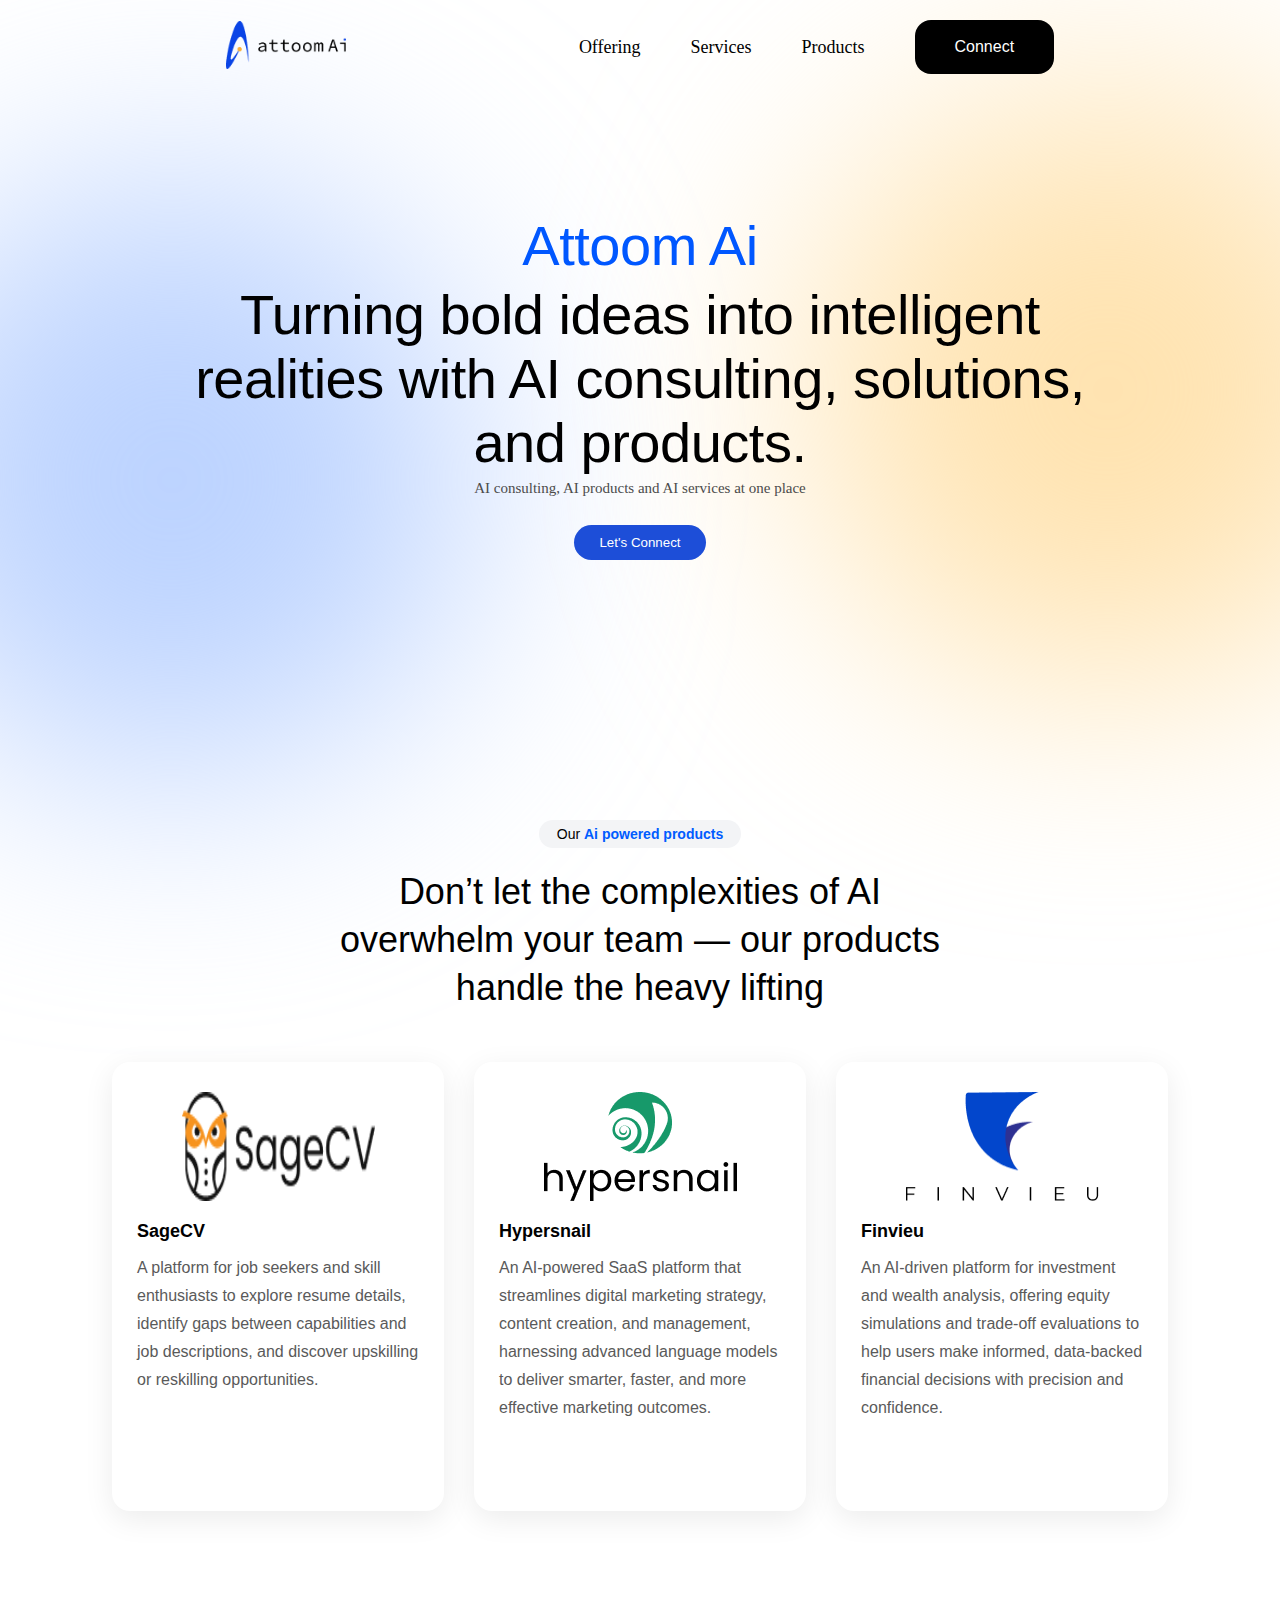
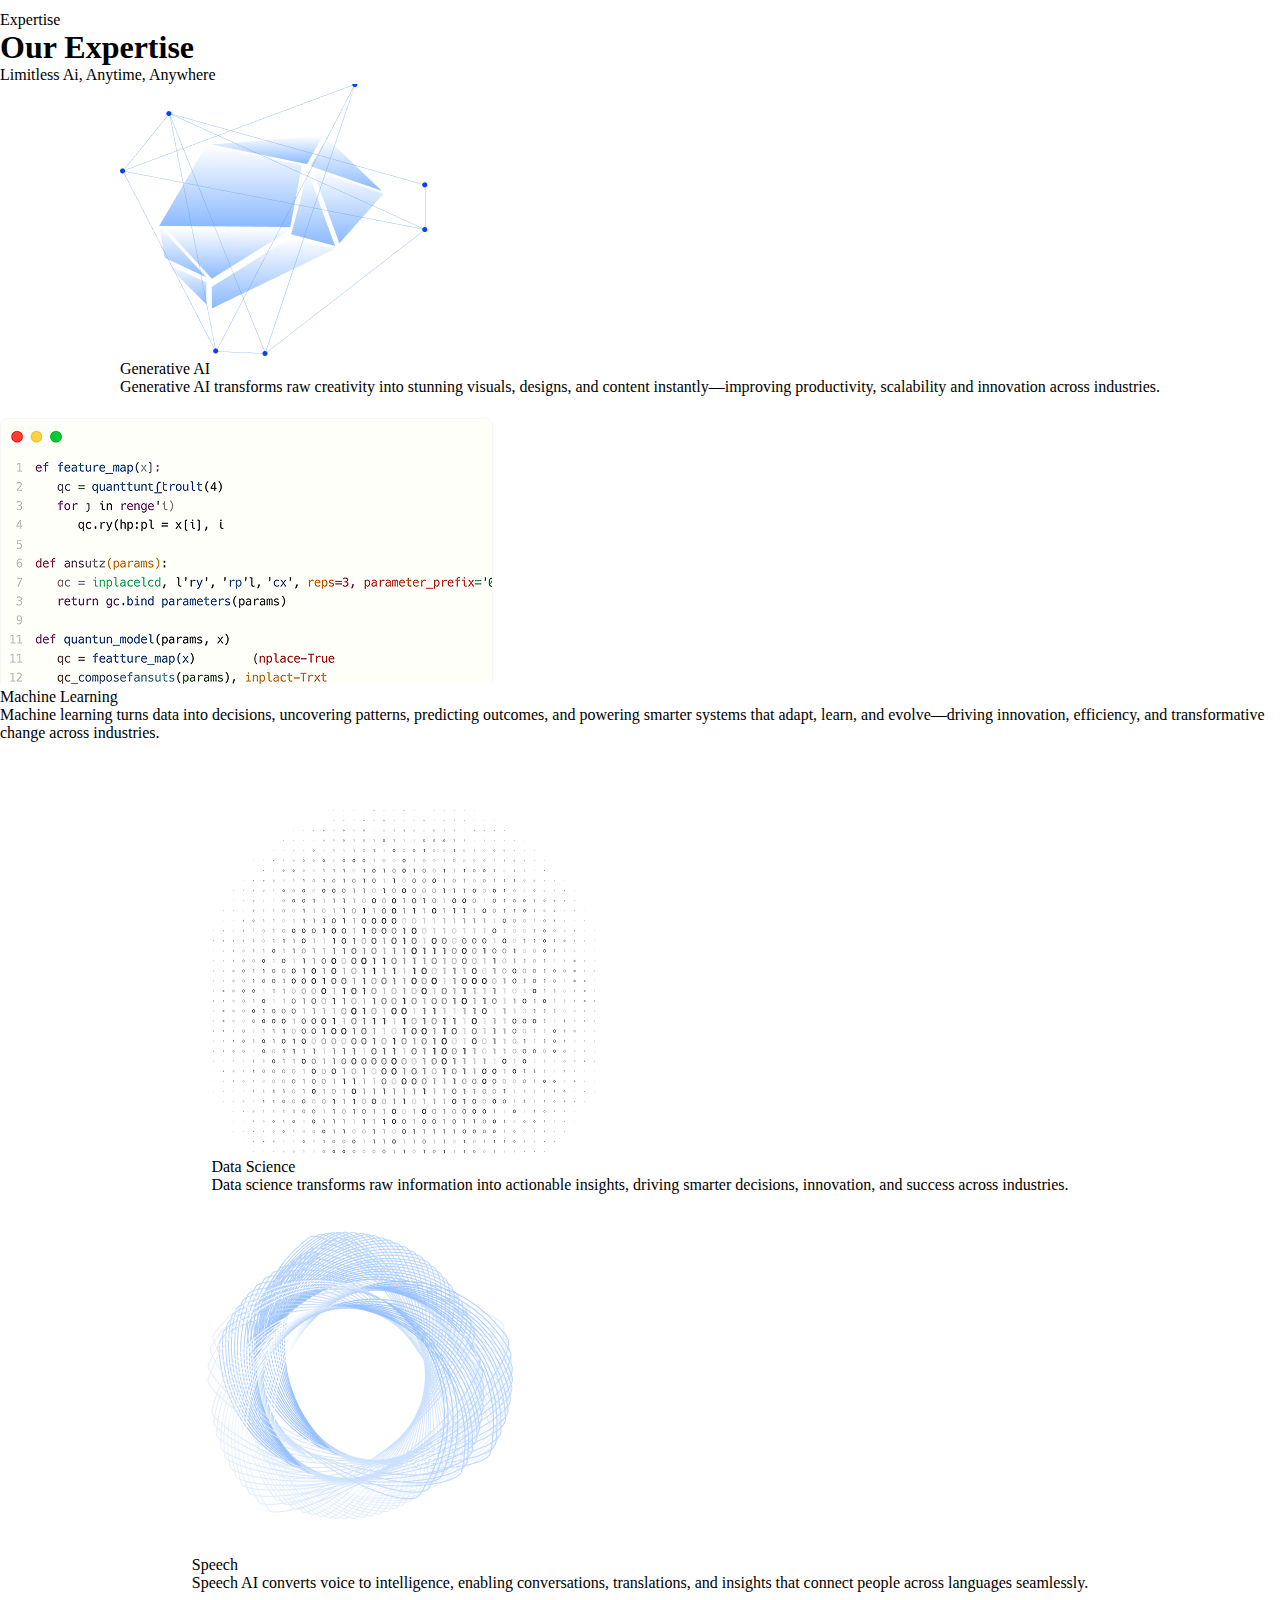
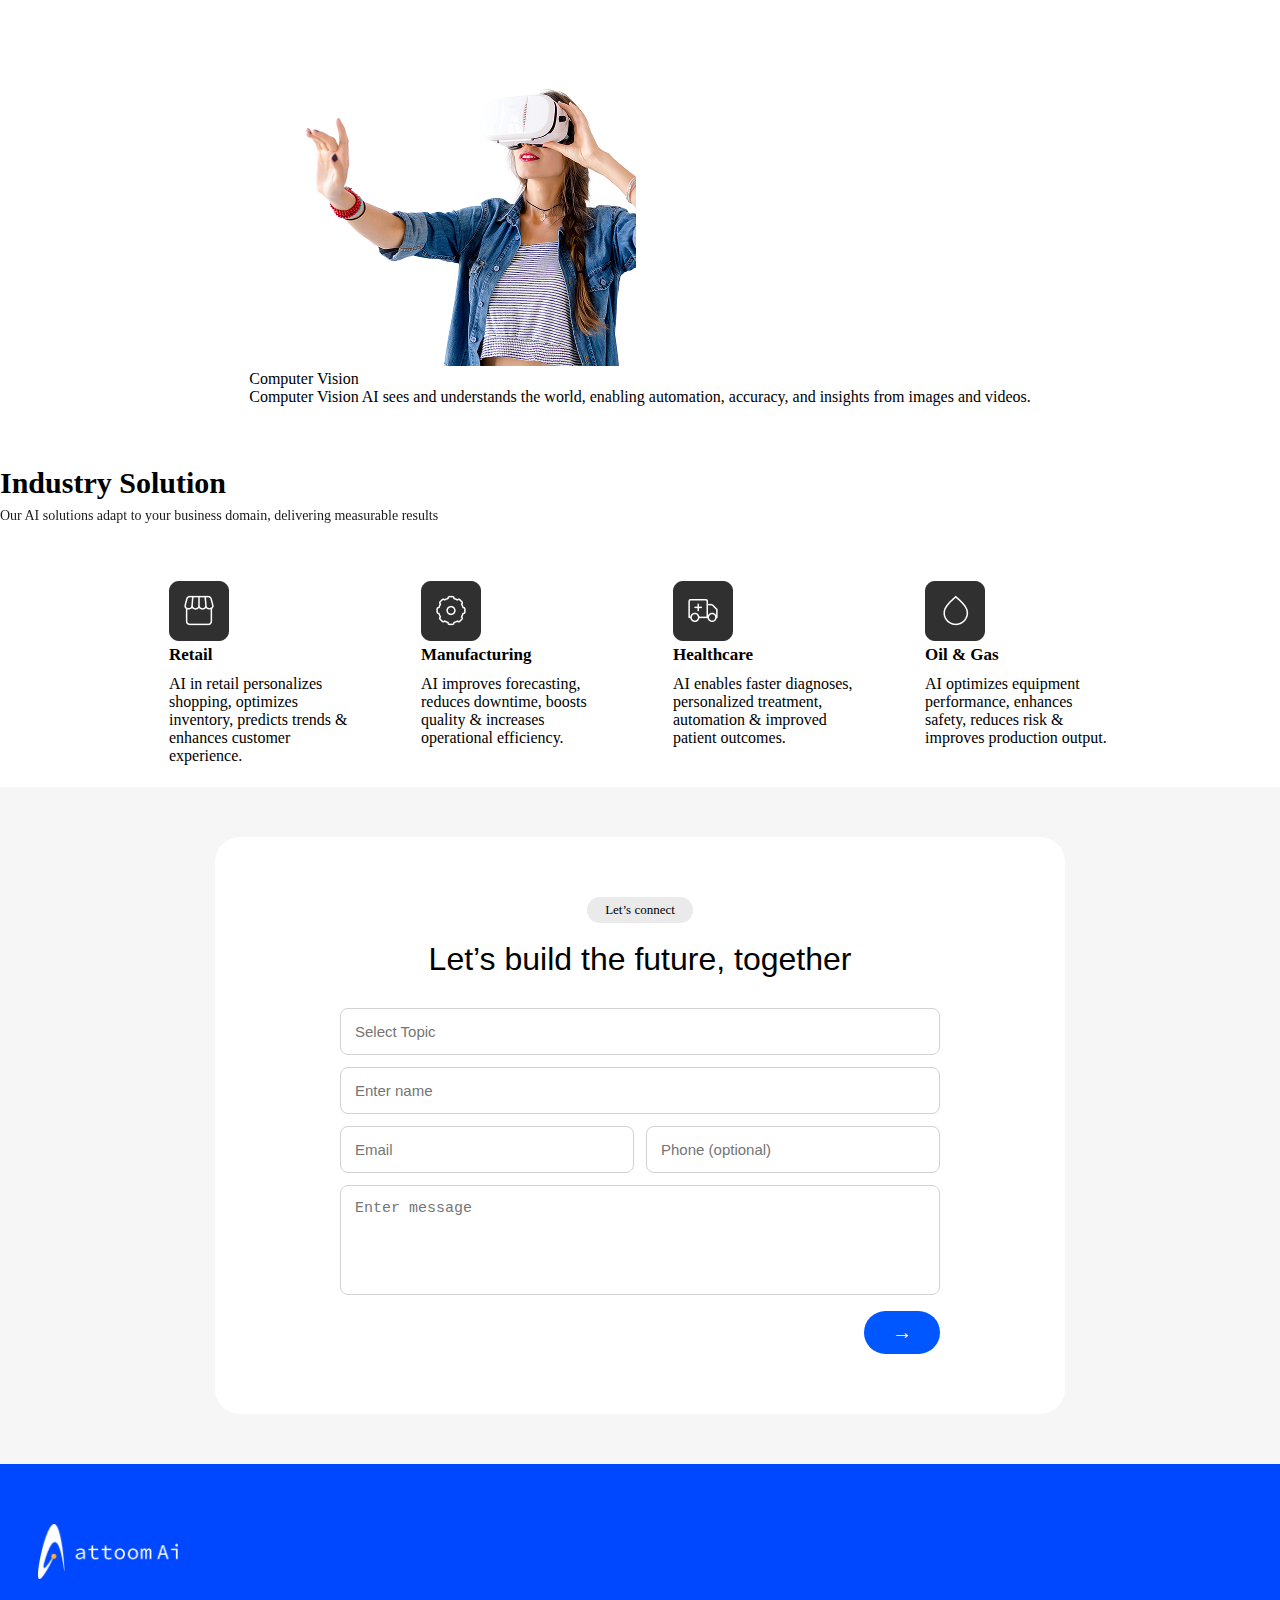
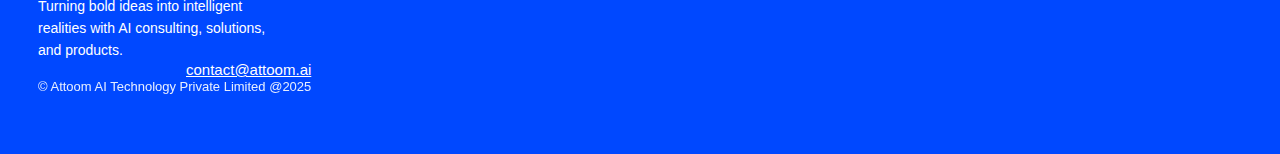
<file: index.html>
<!DOCTYPE html>
<html lang="en">
  <head>
    <meta charset="UTF-8" />
    <meta name="viewport" content="width=device-width, initial-scale=1.0" />
    <title>Attoom Ai</title>
    <!-- <link href="https://cdn.jsdelivr.net/npm/bootstrap@5.3.2/dist/css/bootstrap.min.css" rel="stylesheet"> -->
    <link rel="stylesheet" href="style.css" />
  </head>
  <body>
    <!-- ============ NAVBAR ============ -->
    <div class="navbar-container">
      <div>
        <img src="assets/Logo.png" class="logo" />
      </div>
      <div class="nav-links">
        <div>Offering</div>
        <div>Services</div>
        <div>Products</div>
        <button class="connect-btn">Connect</button>
      </div>
    </div>

    <div class="ellipse left"></div>
    <div class="ellipse right"></div>

    <section class="hero">
      <h2 class="brand-title">Attoom Ai</h2>

      <h2 class="main-heading">
        Turning bold ideas into intelligent<br />
        realities with AI consulting, solutions,<br />
        and products.
      </h2>

      <p class="sub-text">
        AI consulting, AI products and AI services at one place
      </p>

      <button class="connect-cta">Let's Connect</button>
    </section>

    <section class="products-section">
      <div class="tag">Our <span>Ai powered products</span></div>

      <h2 class="products-heading">
        Don’t let the complexities of AI <br />
        overwhelm your team — our products <br />
        handle the heavy lifting
      </h2>

      <div class="products-container">
        <!-- Card 1 -->
        <div class="product-card">
          <img src="assets/Image1.png" class="product-logo" alt="SageCV" />
          <h3 class="product-title">SageCV</h3>
          <p class="product-text">
            A platform for job seekers and skill enthusiasts to explore resume
            details, identify gaps between capabilities and job descriptions,
            and discover upskilling or reskilling opportunities.
          </p>
        </div>

        <!-- Card 2 -->
        <div class="product-card">
          <img src="assets/Image2.png" class="product-logo" alt="Hypersnail" />
          <h3 class="product-title">Hypersnail</h3>
          <p class="product-text">
            An AI-powered SaaS platform that streamlines digital marketing
            strategy, content creation, and management, harnessing advanced
            language models to deliver smarter, faster, and more effective
            marketing outcomes.
          </p>
        </div>

        <!-- Card 3 -->
        <div class="product-card">
          <img src="assets/Image3.png" class="product-logo" alt="Finvieu" />
          <h3 class="product-title">Finvieu</h3>
          <p class="product-text">
            An AI-driven platform for investment and wealth analysis, offering
            equity simulations and trade-off evaluations to help users make
            informed, data-backed financial decisions with precision and
            confidence.
          </p>
        </div>
      </div>
    </section>

    <div class="expertise-container">
      <div class="expertise-header">
        <div class="expertise-header-content">
          <div class="expertise-pill">Expertise</div>

          <h1 class="expertise-title">Our Expertise</h1>
          <p class="expertise-subtitle">Limitless Ai, Anytime, Anywhere</p>
        </div>
      </div>

      <div class="expertise-row">
        <div class="card card-large-left">
          <div class="card-img-wrapper">
            <img src="assets/excard1.png" class="card-img-1" />
          </div>

          <div class="card-content">
            <div class="card-title">Generative AI</div>
            <p class="card-desc">
              Generative AI transforms raw creativity into stunning visuals,
              designs, and content instantly—improving productivity, scalability
              and innovation across industries.
            </p>
          </div>

          <div class="card-gradient"></div>
        </div>

        <div class="card card-large-right">
          <div class="card-img-wrapper">
            <img src="assets/excard2.png" class="card-img-2" />
          </div>

          <div class="card-content">
            <div class="card-title">Machine Learning</div>
            <p class="card-desc">
              Machine learning turns data into decisions, uncovering patterns,
              predicting outcomes, and powering smarter systems that adapt,
              learn, and evolve—driving innovation, efficiency, and
              transformative change across industries.
            </p>
          </div>

          <div class="card-gradient"></div>
        </div>
      </div>

      <div class="expertise-row second-row">
        <div class="card card-small-left">
          <div class="card-img-wrapper">
            <img src="assets/excard3.png" class="card-img-3" />
          </div>

          <div class="card-content">
            <div class="card-title">Data Science</div>
            <p class="card-desc">
              Data science transforms raw information into actionable insights,
              driving smarter decisions, innovation, and success across
              industries.
            </p>
          </div>

          <div class="card-gradient"></div>
        </div>

        <div class="card card-small-mid">
          <div class="card-img-wrapper">
            <img src="assets/excard4.png" class="card-img-4" />
          </div>

          <div class="card-content">
            <div class="card-title">Speech</div>
            <p class="card-desc">
              Speech AI converts voice to intelligence, enabling conversations,
              translations, and insights that connect people across languages
              seamlessly.
            </p>
          </div>

          <div class="card-gradient mid-gradient"></div>
        </div>

        <div class="card card-small-right">
          <div class="card-img-wrapper">
            <img src="assets/excard5.png" class="card-img-5" />
          </div>

          <div class="card-content">
            <div class="card-title">Computer Vision</div>
            <p class="card-desc">
              Computer Vision AI sees and understands the world, enabling
              automation, accuracy, and insights from images and videos.
            </p>
          </div>

          <div class="card-gradient"></div>
        </div>
      </div>

      <!-- Industry Solution -->
      <h2 class="title2">Industry Solution</h2>
      <p class="subtitle2">
        Our AI solutions adapt to your business domain, delivering measurable
        results
      </p>

      <div class="industry-row">
        <div class="industry-card">
          <img src="assets/card1.png" />
          <h4>Retail</h4>
          <p>
            AI in retail personalizes shopping, optimizes inventory, predicts
            trends & enhances customer experience.
          </p>
        </div>

        <div class="industry-card">
          <img src="assets/card2.png" />
          <h4>Manufacturing</h4>
          <p>
            AI improves forecasting, reduces downtime, boosts quality &
            increases operational efficiency.
          </p>
        </div>

        <div class="industry-card">
          <img src="assets/card3.png" />
          <h4>Healthcare</h4>
          <p>
            AI enables faster diagnoses, personalized treatment, automation &
            improved patient outcomes.
          </p>
        </div>

        <div class="industry-card">
          <img src="assets/card4.png" />
          <h4>Oil & Gas</h4>
          <p>
            AI optimizes equipment performance, enhances safety, reduces risk &
            improves production output.
          </p>
        </div>
      </div>
    </div>

    <div class="connect-wrapper">
      <div class="connect-container">
        <p class="connect-badge">Let’s connect</p>

        <h2 class="connect-title">Let’s build the future, together</h2>

        <form class="connect-form">
          <input type="text" placeholder="Select Topic" class="input-field" />

          <input type="text" placeholder="Enter name" class="input-field" />

          <div class="row">
            <input type="email" placeholder="Email" class="input-field half" />
            <input
              type="text"
              placeholder="Phone (optional)"
              class="input-field half"
            />
          </div>

          <textarea
            placeholder="Enter message"
            class="input-field textarea"
          ></textarea>

          <button class="submit-btn">→</button>
        </form>
      </div>
    </div>
    <footer class="footer-wrapper">
      <div class="footer-content">
        <div class="footer-left">
          <img src="assets/Logo2.png" alt="logo" class="footer-logo" />

          <p class="footer-text">
            Turning bold ideas into intelligent <br />
            realities with AI consulting, solutions, <br />
            and products.
          </p>
        </div>

        <div class="footer-right">
          <a href="mailto:contact@attoom.ai" class="footer-mail"
            >contact@attoom.ai</a
          >

          <p class="footer-copy">
            © Attoom AI Technology Private Limited @2025
          </p>
        </div>
      </div>
    </footer>
  </body>
</html>
</file>
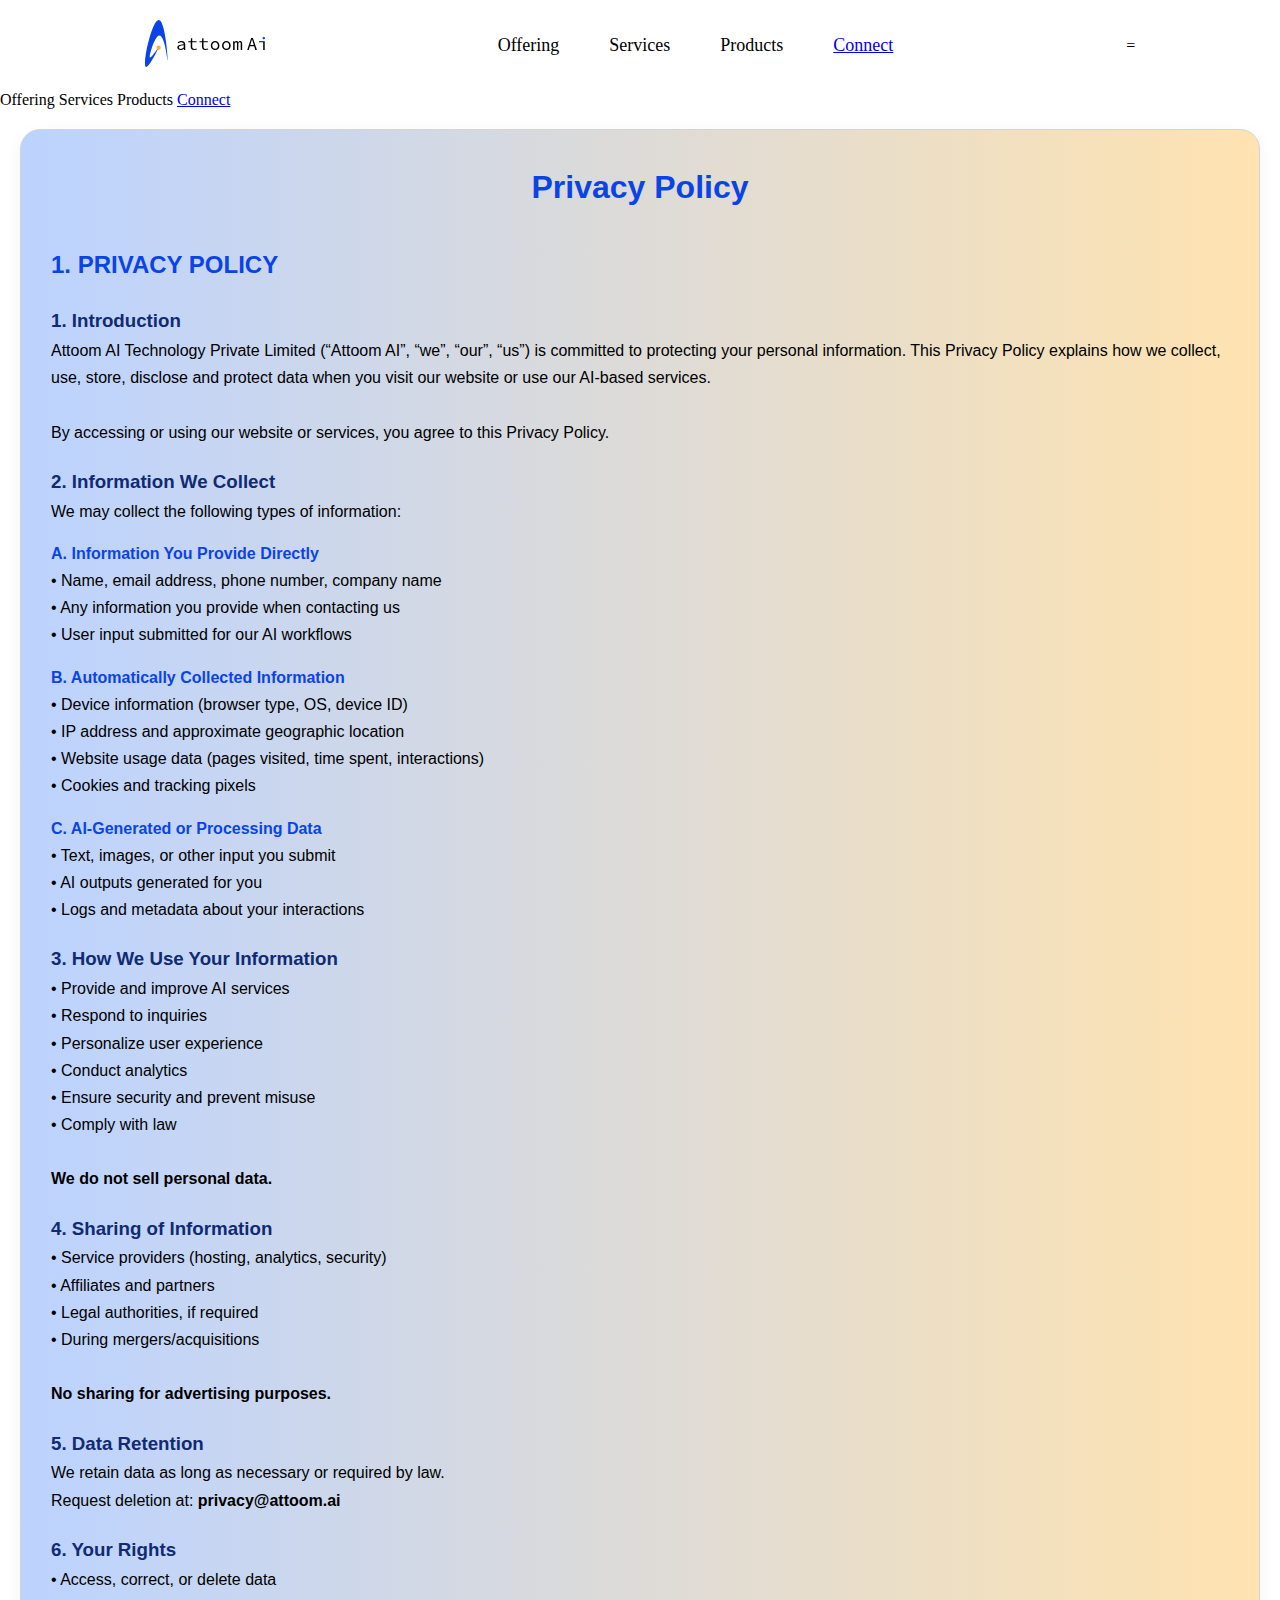
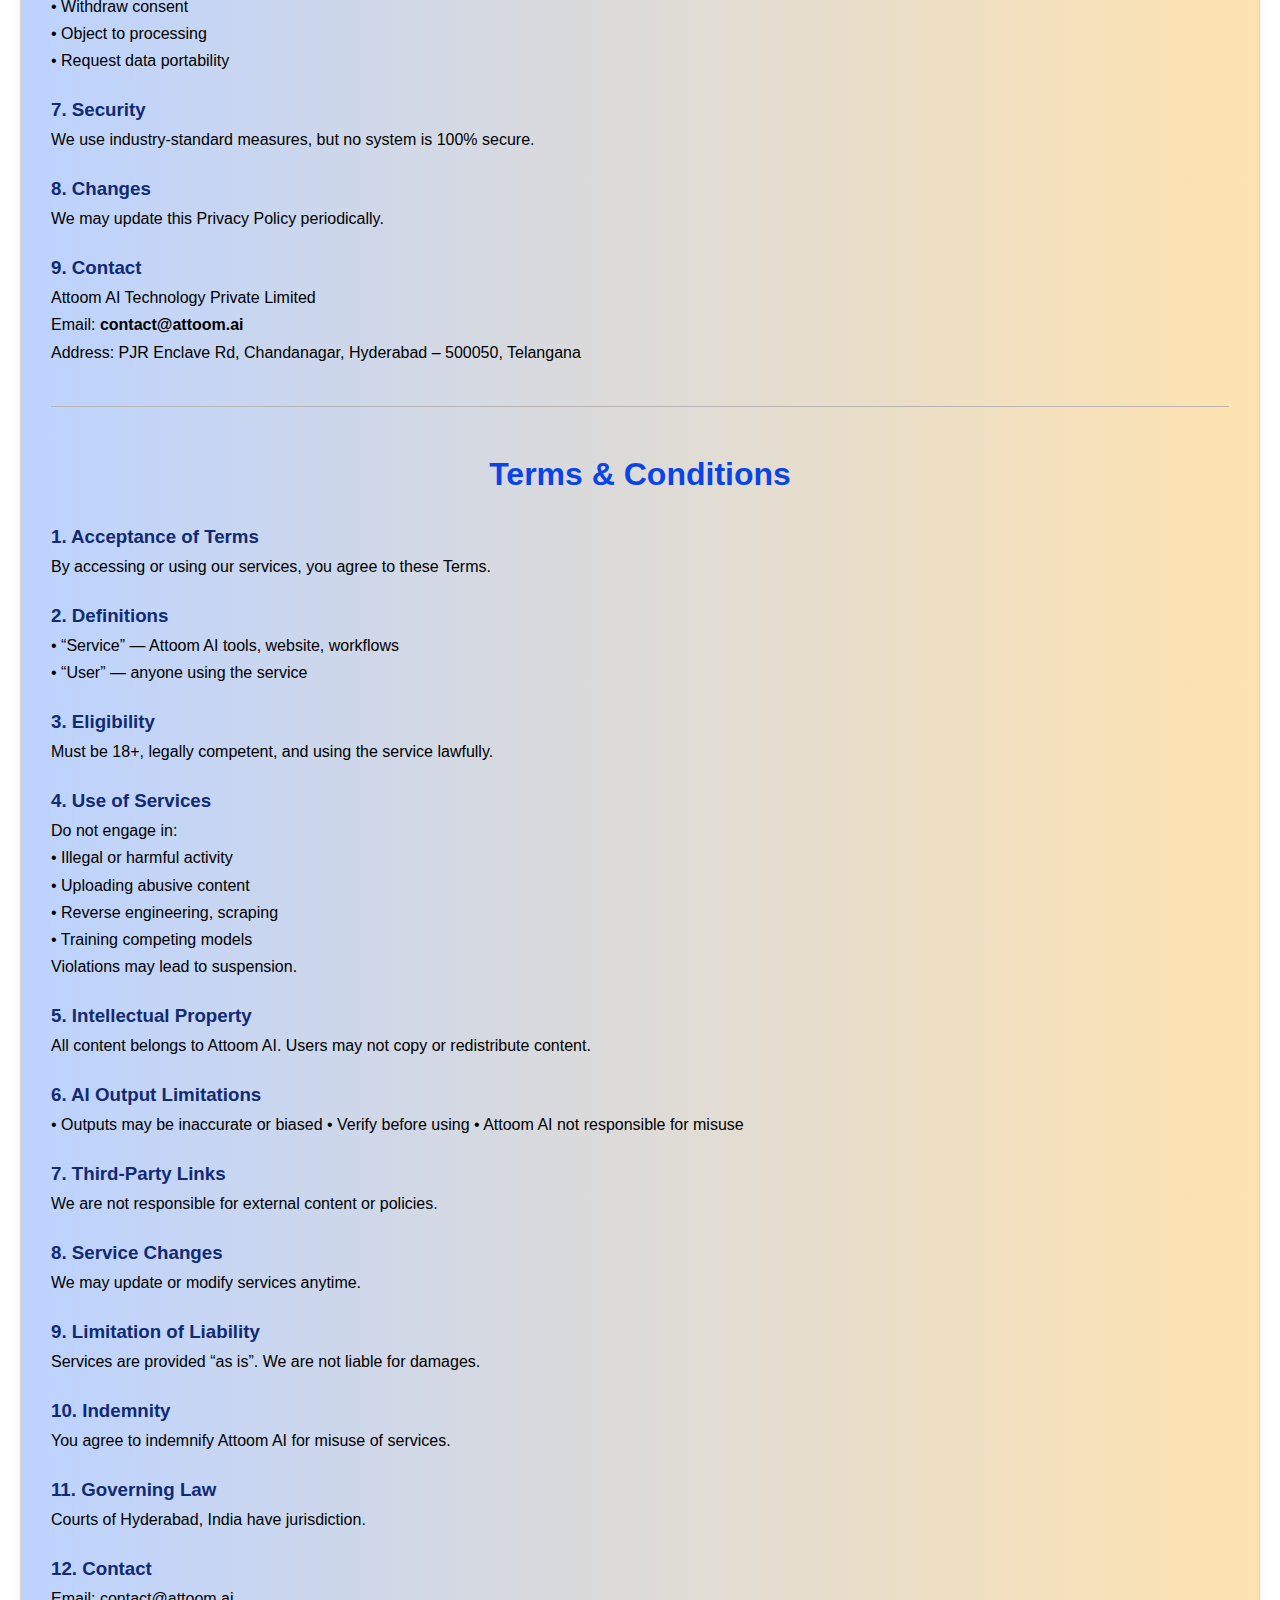
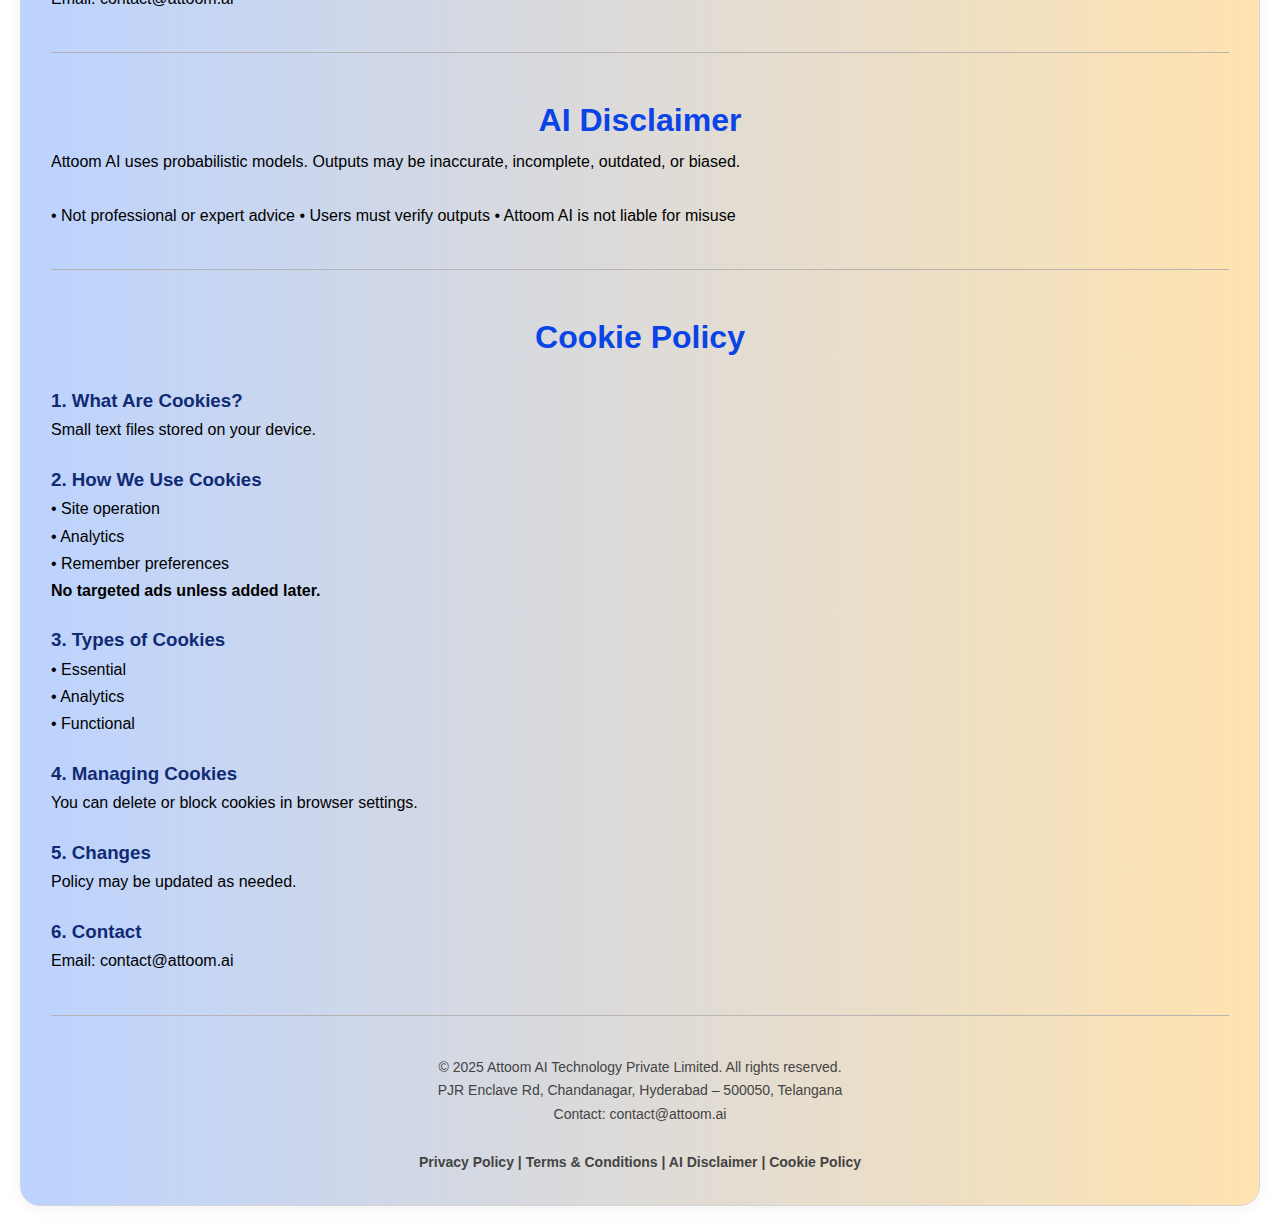
<file: page.html>
<!DOCTYPE html>
<html lang="en">
  <head>
    <meta charset="UTF-8" />
    <meta name="viewport" content="width=device-width, initial-scale=1.0" />
    <title>Privacy Policy</title>
    <link rel="stylesheet" href="style.css" />
  </head>

  <body>
    <!-- ============ NAVBAR ============ -->
    <div class="navbar-container">
      <div>
        <a href="index.html">
          <img src="assets/Logo1.svg" class="logo" />
        </a>
      </div>
      <div class="nav-links">
        <a style="text-decoration: none; color: inherit" href="index.html"
          >Offering</a
        >
        <a style="text-decoration: none; color: inherit" href="index.html"
          >Services</a
        >
        <a style="text-decoration: none; color: inherit" href="index.html"
          >Products</a
        >
        <a href="index.html" class="button">Connect</a>
      </div>
      <div class="hamburger">=</div>
    </div>
    <div class="mobile-nav">
      <div class="mobile-nav-links">
        <a style="text-decoration: none; color: inherit" href="index.html"
          >Offering</a
        >
        <a style="text-decoration: none; color: inherit" href="index.html"
          >Services</a
        >
        <a style="text-decoration: none; color: inherit" href="index.html"
          >Products</a
        >
        <a href="index.html" class="button">Connect</a>
      </div>
    </div>

    <div>
      <div
        style="
          border-radius: 20px;
          border: 1px solid #d4d4d4;
          padding: 30px;
          margin: 20px 20px;
          /* max-width: 900px; */
          background: linear-gradient(90deg, #bcd3ff 0%, #ffe3b0 100%);
          font-family: Poppins, sans-serif;
          line-height: 1.7;
          box-shadow: 0px 4px 15px rgba(0, 0, 0, 0.05);
        "
      >
        <h1 style="text-align: center; color: #0a44e6; margin-bottom: 30px">
          Privacy Policy
        </h1>

        <h2 style="color: #0a44e6; margin-bottom: 10px">1. PRIVACY POLICY</h2>
        <!-- <p style="margin: 0 0 10px;"><strong>Last updated:</strong> 04-Dec-2025</p> -->
        <!-- <p style="margin: 0 0 10px;"><strong>Entity:</strong> Attoom AI Technology Private Limited</p> -->
        <!-- <p style="margin: 0 0 20px;"><strong>Website:</strong>
                https://chinmayee2002.github.io/attoom-ai-landingpage/ (or final domain when live)</p> -->

        <h3 style="margin-top: 20px; color: #102a73">1. Introduction</h3>
        <p>
          Attoom AI Technology Private Limited (“Attoom AI”, “we”, “our”, “us”)
          is committed to protecting your personal information. This Privacy
          Policy explains how we collect, use, store, disclose and protect data
          when you visit our website or use our AI-based services.
          <br /><br />
          By accessing or using our website or services, you agree to this
          Privacy Policy.
        </p>

        <h3 style="margin-top: 20px; color: #102a73">
          2. Information We Collect
        </h3>
        <p>We may collect the following types of information:</p>

        <h4 style="color: #0a44e6; margin-top: 15px">
          A. Information You Provide Directly
        </h4>
        <p>
          • Name, email address, phone number, company name<br />
          • Any information you provide when contacting us<br />
          • User input submitted for our AI workflows
        </p>

        <h4 style="color: #0a44e6; margin-top: 15px">
          B. Automatically Collected Information
        </h4>
        <p>
          • Device information (browser type, OS, device ID)<br />
          • IP address and approximate geographic location<br />
          • Website usage data (pages visited, time spent, interactions)<br />
          • Cookies and tracking pixels
        </p>

        <h4 style="color: #0a44e6; margin-top: 15px">
          C. AI-Generated or Processing Data
        </h4>
        <p>
          • Text, images, or other input you submit<br />
          • AI outputs generated for you<br />
          • Logs and metadata about your interactions
        </p>

        <h3 style="margin-top: 20px; color: #102a73">
          3. How We Use Your Information
        </h3>
        <p>
          • Provide and improve AI services<br />
          • Respond to inquiries<br />
          • Personalize user experience<br />
          • Conduct analytics<br />
          • Ensure security and prevent misuse<br />
          • Comply with law<br /><br />
          <strong>We do not sell personal data.</strong>
        </p>

        <h3 style="margin-top: 20px; color: #102a73">
          4. Sharing of Information
        </h3>
        <p>
          • Service providers (hosting, analytics, security)<br />
          • Affiliates and partners<br />
          • Legal authorities, if required<br />
          • During mergers/acquisitions<br /><br />
          <strong>No sharing for advertising purposes.</strong>
        </p>

        <h3 style="margin-top: 20px; color: #102a73">5. Data Retention</h3>
        <p>
          We retain data as long as necessary or required by law.
          <br />Request deletion at: <strong>privacy@attoom.ai</strong>
        </p>

        <h3 style="margin-top: 20px; color: #102a73">6. Your Rights</h3>
        <p>
          • Access, correct, or delete data<br />
          • Withdraw consent<br />
          • Object to processing<br />
          • Request data portability
        </p>

        <h3 style="margin-top: 20px; color: #102a73">7. Security</h3>
        <p>We use industry-standard measures, but no system is 100% secure.</p>

        <h3 style="margin-top: 20px; color: #102a73">8. Changes</h3>
        <p>We may update this Privacy Policy periodically.</p>

        <h3 style="margin-top: 20px; color: #102a73">9. Contact</h3>
        <p>
          Attoom AI Technology Private Limited<br />
          Email: <strong>contact@attoom.ai</strong><br />
          Address: PJR Enclave Rd, Chandanagar, Hyderabad – 500050, Telangana
        </p>

        <!-- TERMS & CONDITIONS -->
        <hr
          style="margin: 40px 0; border: 0; border-top: 1px solid #b5b1b1ee"
        />

        <h1 style="text-align: center; color: #0a44e6">Terms & Conditions</h1>

        <!-- <h3 style="margin-top:20px; color:#102a73;">Last updated: 04-Dec-2025</h3> -->

        <h3 style="margin-top: 20px; color: #102a73">1. Acceptance of Terms</h3>
        <p>By accessing or using our services, you agree to these Terms.</p>

        <h3 style="margin-top: 20px; color: #102a73">2. Definitions</h3>
        <p>
          • “Service” — Attoom AI tools, website, workflows<br />
          • “User” — anyone using the service
        </p>

        <h3 style="margin-top: 20px; color: #102a73">3. Eligibility</h3>
        <p>Must be 18+, legally competent, and using the service lawfully.</p>

        <h3 style="margin-top: 20px; color: #102a73">4. Use of Services</h3>
        <p>
          Do not engage in:<br />
          • Illegal or harmful activity<br />
          • Uploading abusive content<br />
          • Reverse engineering, scraping<br />
          • Training competing models<br />
          Violations may lead to suspension.
        </p>

        <h3 style="margin-top: 20px; color: #102a73">
          5. Intellectual Property
        </h3>
        <p>
          All content belongs to Attoom AI. Users may not copy or redistribute
          content.
        </p>

        <h3 style="margin-top: 20px; color: #102a73">
          6. AI Output Limitations
        </h3>
        <p>
          • Outputs may be inaccurate or biased • Verify before using • Attoom
          AI not responsible for misuse
        </p>

        <h3 style="margin-top: 20px; color: #102a73">7. Third-Party Links</h3>
        <p>We are not responsible for external content or policies.</p>

        <h3 style="margin-top: 20px; color: #102a73">8. Service Changes</h3>
        <p>We may update or modify services anytime.</p>

        <h3 style="margin-top: 20px; color: #102a73">
          9. Limitation of Liability
        </h3>
        <p>Services are provided “as is”. We are not liable for damages.</p>

        <h3 style="margin-top: 20px; color: #102a73">10. Indemnity</h3>
        <p>You agree to indemnify Attoom AI for misuse of services.</p>

        <h3 style="margin-top: 20px; color: #102a73">11. Governing Law</h3>
        <p>Courts of Hyderabad, India have jurisdiction.</p>

        <h3 style="margin-top: 20px; color: #102a73">12. Contact</h3>
        <p>Email: contact@attoom.ai</p>

        <!-- AI DISCLAIMER -->
        <hr
          style="margin: 40px 0; border: 0; border-top: 1px solid #b5b1b1ee"
        />

        <h1 style="text-align: center; color: #0a44e6">AI Disclaimer</h1>
        <p>
          Attoom AI uses probabilistic models. Outputs may be inaccurate,
          incomplete, outdated, or biased.
          <br /><br />
          • Not professional or expert advice • Users must verify outputs •
          Attoom AI is not liable for misuse
        </p>

        <!-- COOKIE POLICY -->
        <hr
          style="margin: 40px 0; border: 0; border-top: 1px solid #b5b1b1ee"
        />

        <h1 style="text-align: center; color: #0a44e6">Cookie Policy</h1>
        <h3 style="margin-top: 20px; color: #102a73">1. What Are Cookies?</h3>
        <p>Small text files stored on your device.</p>

        <h3 style="margin-top: 20px; color: #102a73">2. How We Use Cookies</h3>
        <p>
          • Site operation<br />
          • Analytics<br />
          • Remember preferences<br />
          <strong>No targeted ads unless added later.</strong>
        </p>

        <h3 style="margin-top: 20px; color: #102a73">3. Types of Cookies</h3>
        <p>
          • Essential<br />
          • Analytics<br />
          • Functional
        </p>

        <h3 style="margin-top: 20px; color: #102a73">4. Managing Cookies</h3>
        <p>You can delete or block cookies in browser settings.</p>

        <h3 style="margin-top: 20px; color: #102a73">5. Changes</h3>
        <p>Policy may be updated as needed.</p>

        <h3 style="margin-top: 20px; color: #102a73">6. Contact</h3>
        <p>Email: contact@attoom.ai</p>

        <!-- FOOTER -->
        <hr
          style="margin: 40px 0; border: 0; border-top: 1px solid #b5b1b1ee"
        />

        <p style="text-align: center; font-size: 14px; color: #444">
          © 2025 Attoom AI Technology Private Limited. All rights reserved.<br />
          PJR Enclave Rd, Chandanagar, Hyderabad – 500050, Telangana<br />
          Contact: contact@attoom.ai
          <br /><br />
          <strong
            >Privacy Policy | Terms & Conditions | AI Disclaimer | Cookie
            Policy</strong
          >
        </p>
      </div>
    </div>
    <script src="main.js"></script>
  </body>
</html>
</file>
<file: style.css>
*{
    margin: 0;
    padding: 0;
    box-sizing: border-box;
}
html, body {
    overflow-x: hidden;
}


/* ===== NAVBAR MAIN WRAPPER ===== */
.navbar-container {
    display: flex;
    align-items: center;
    justify-content: center;
    gap: 233px;
    padding: 20px 0;
}

/* ===== LOGO ===== */
.logo {
    width: 120px; 
}

/* ===== NAVIGATION MENU ===== */
.nav-links {
    display: flex;
    align-items: center;
    gap: 50px;
    font-size: 18px;
    font-weight: 500;
}

/* ===== BUTTON ===== */
.connect-btn {
    padding: 18px 40px;
    border-radius: 16px;
    border: none;
    background-color: black;  
    color: white;
    font-size: 16px;
    cursor: pointer;
}

.connect-btn:hover {
    opacity: 0.8;   
}

.ellipse {
    position: absolute;
    width: 600px;
    height: 600px;
    filter: blur(120px);
    z-index: -1;
}

.left {
    background: #bcd3ff;
    top: 20%;
    left: -10%;
    border-radius: 50%;
}

.right {
    background: #ffe3b0;
    top: 10%;
    right: -10%;
    border-radius: 50%;
}

/* ------- HERO SECTION -------- */
.hero {
    margin-top: 120px;
    text-align: center;
    padding-bottom: 180px;
}

.brand-title {
    font-size: 34px;
    font-weight: 500;
    font-family: "Roboto flex", sans-serif;
    font-style: normal;
    font-size: 56px;
    line-height: 64px;
    letter-spacing: -0.48px;
    color: #0057FF;
    margin-bottom: 5px;
}

.main-heading {
    font-family: "Roboto Flex", sans-serif;
    font-weight: 500;
    font-size: 56px;
    line-height: 64px;
    letter-spacing: -0.48px;
    color: #000;
    margin-top: 5px;
}

.sub-text {
    margin-top: 5px;
    color: #4b4b4b;
    font-size: 15px;
}

.connect-cta {
    margin-top: 28px;
    background: #1d4ed8;
    border-radius: 20px;
    padding: 10px 25px;
    color: white;
    border: none;
    font-weight: 500;
    transition: 0.3s;
}

.connect-cta:hover {
    background: #053cc3;
    transform: translateY(-2px);
}


/* ================= PRODUCTS SECTION ================= */
.products-section {
    text-align: center;
    padding: 100px 112px;
    font-family: "Roboto Flex", sans-serif;
    padding-top: 80px;
}

/* Tag Button */
.tag {
    display: inline-block;
    background: #f3f4f6;
    padding: 6px 18px;
    border-radius: 15px;
    font-size: 14px;
    margin-bottom: 20px;
}
.tag span {
    color: #005CFF;
    font-weight: 600;
}

/* Section Heading */
.products-heading {
    font-size: 36px;
    font-weight: 500;
    line-height: 48px;
    max-width: 820px;
    margin: 0 auto 50px;
}

/* Cards Layout */
.products-container {
    display: flex;
    justify-content: center;
    gap: 30px;
    margin-top: 30px;
}

/* Single Card */
.product-card {
    width: 390px;
    height: 449px;
    background: #fff;
    border-radius: 18px;
    padding: 30px 25px;
    text-align: left;
    box-shadow: 0 8px 30px rgba(0,0,0,0.08);
}
.product-card-style{
    height: 296px;
    width: 344px;;
}
/* Logos Centered */
.product-logo {
    height: 109px;
    width: 193px;
    display: block;
    margin: 0 auto 20px;
}

/* Text */
.product-title {
    font-size: 18px;
    font-weight: 600;
    margin-bottom: 12px;
}
.product-text {
    font-size: 16px;
    line-height: 28px;
    max-width: 320px;
    color: #5a5a5a;
    font-family: "Roboto flex", sans-serif;
    font-style: normal;
}


.main-wrapper {
    background: #0159FF;
    color: white;
    padding: 64px 122px 64px 122px;
    border-radius: 22px;
    width: 85%;
    margin: 40px auto;
    text-align: center;
}

/* TOP TAG */
.chip {
    display: inline-block;
    background: white;
    color: #606060;
    font-size: 13px;
    padding: 4px 12px;
    border-radius: 20px;
    font-weight: 600;
}

/* HEADINGS */
.title {
    font-size: 34px;
    margin: 14px 0 4px;
    font-weight: 700;
}

.subtitle {
    font-size: 14px;
    opacity: 0.9;
    margin-bottom: 40px;
}


/* ================= EXPERTISE CARDS ================= */
.expertise-row {
    display: flex;
    flex-wrap: wrap;
    justify-content: center;
    gap: 22px;
    margin-bottom: 60px;
}

.expertise-card {
    width: 280px;
    background: white;
    color: black;
    text-align: center;
    border-radius: 18px;
    padding: 18px;
}

.expertise-card img {
    width: 100%;
    border-radius: 10px;
}

.expertise-card h3 {
    font-size: 17px;
    margin: 14px 0 6px;
}

/* ================= INDUSTRY SECTION ================= */
.title2 {
    font-size: 30px;
    margin-bottom: 8px;
}

.subtitle2 {
    font-size: 14px;
    opacity: 0.9;
    margin-bottom: 35px;
}

.industry-row {
    display: flex;
    justify-content: center;
    gap: 22px;
    flex-wrap: wrap;
}

.industry-card {
    width: 230px;
    background: white;
    color: black;
    padding: 22px;
    border-radius: 14px;
}

.industry-card h4 {
    margin-bottom: 10px;
    font-size: 17px;
    font-weight: 600;
}

/* Whole Section Background */
.connect-wrapper {
    background: #F6F6F6;
    padding: 50px 38px;
    display: flex;
    justify-content: center;
}

/* Inner Box */
.connect-container {
    background: #fff;
    width: 100%;
    max-width: 850px;
    border-radius: 25px;
    padding: 60px 50px;
    text-align: center;
    margin: auto;
}

.connect-badge {
    background: #EAEAEA;
    display: inline-block;
    padding: 5px 18px;
    border-radius: 20px;
    font-size: 13px;
    margin-bottom: 18px;
}

/* Main Heading */
.connect-title {
    font-size: 32px;
    font-family: "Roboto Flex", sans-serif;
    font-weight: 500;
    margin-bottom: 30px;
}

/* Input Styling */
.connect-form {
    width: 100%;
    max-width: 600px;
    margin: auto;
}

.input-field {
    width: 100%;
    padding: 14px;
    margin-bottom: 12px;
    border-radius: 8px;
    border: 1px solid rgb(210,210,210);
    font-size: 15px;
    outline: none;
    background: white;
}

/* 2 side-by-side inputs */
.row {
    display: flex;
    gap: 12px;
}

.half { width: 50%; }

/* Message box */
.textarea {
    height: 110px;
    resize: none;
}

/* Submit Button */
.submit-btn {
    background: #0057FF;
    border: none;
    color: white;
    font-size: 20px;
    padding: 10px 28px;
    border-radius: 50px;
    
    cursor: pointer;
    float: right;
}

.submit-btn:hover {
    background: #0040c9;
}

.footer-wrapper {
    background: #0048FF;
    padding: 60px 38px;
    display: flex;
    justify-content: space-between;
    align-items: center;
    color: white;
    font-family: "Roboto Flex", sans-serif;
}

/* Left Section */
.footer-left {
    max-width: 350px;
}

.footer-logo {
    height: 55px;
    margin-bottom: 12px;
}

.footer-text {
    font-size: 14px;
    line-height: 22px;
    font-weight: 400;
}

/* Right Section */
.footer-right {
    text-align: right;
}

.footer-mail {
    color: white;
    font-size: 15px;
    text-decoration: underline;
    font-weight: 500;
}

.footer-copy {
    font-size: 13px;
    opacity: 0.9;
}
</file>
